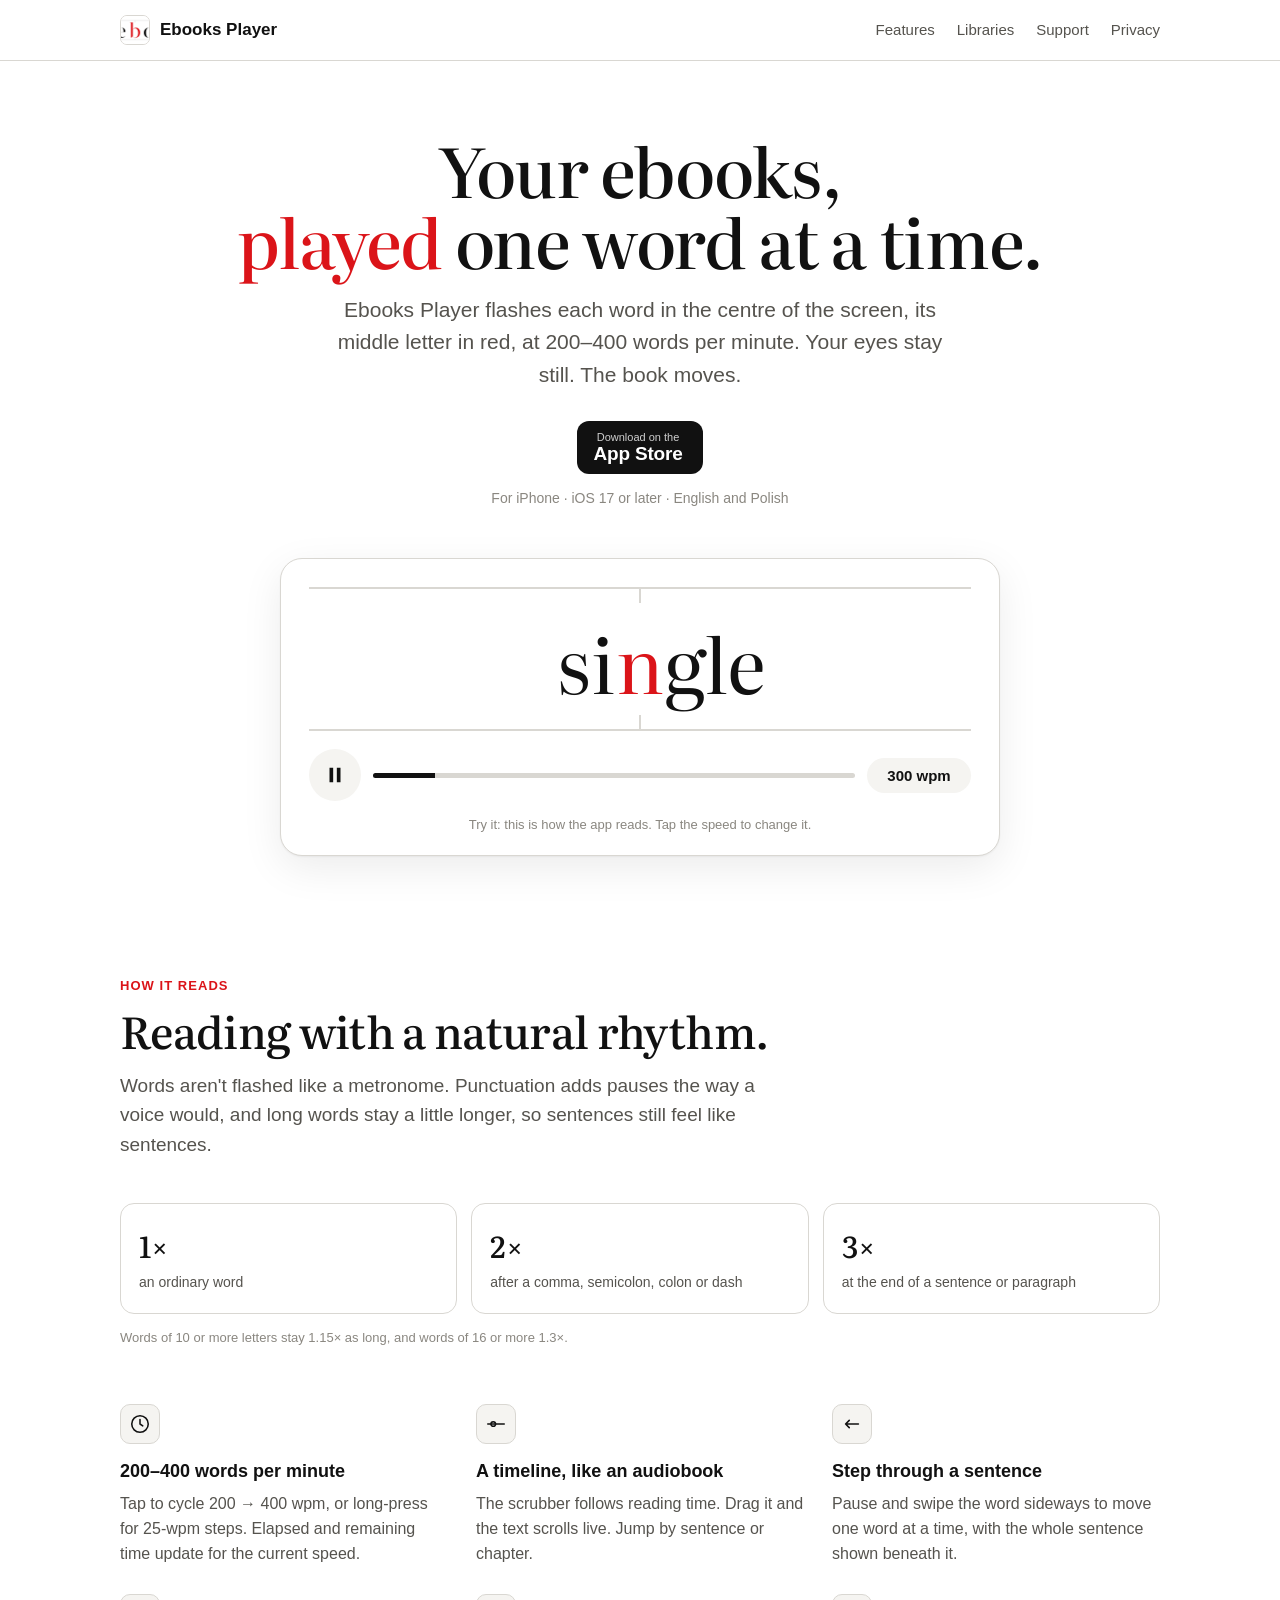
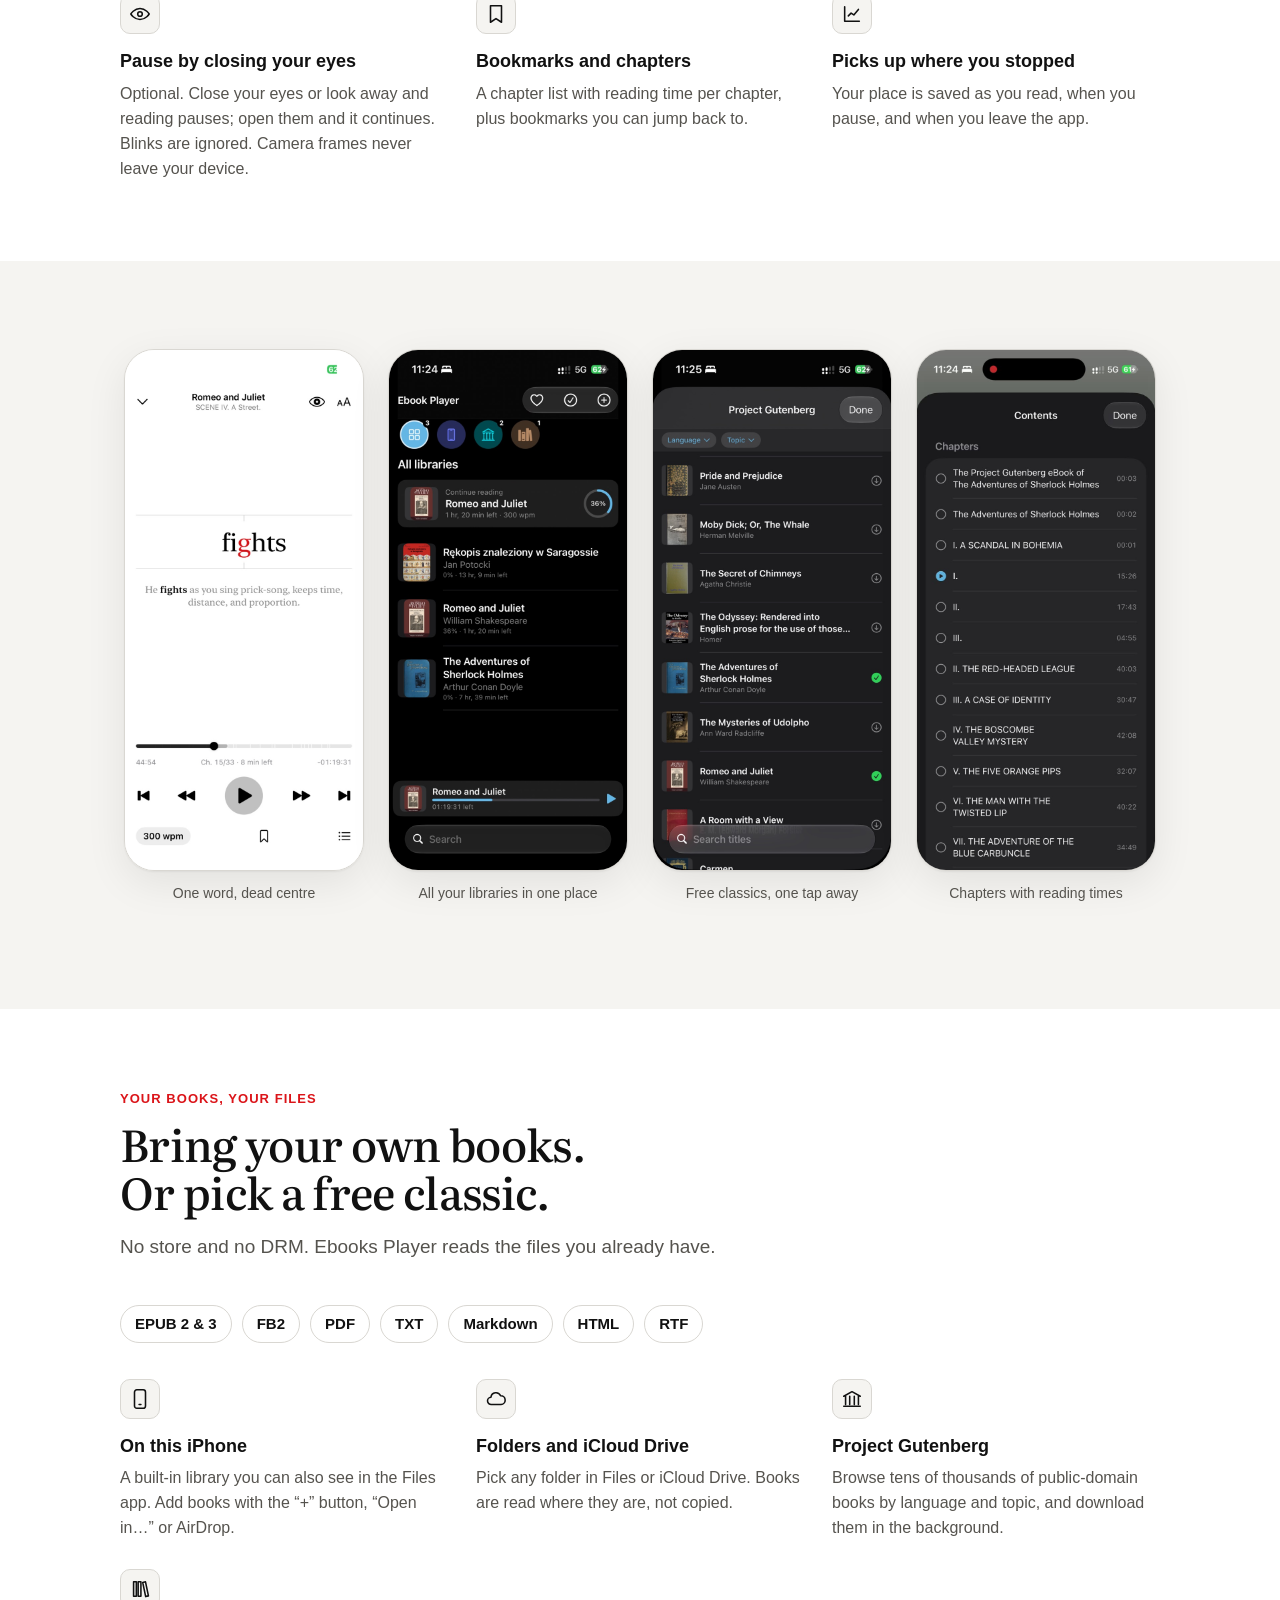
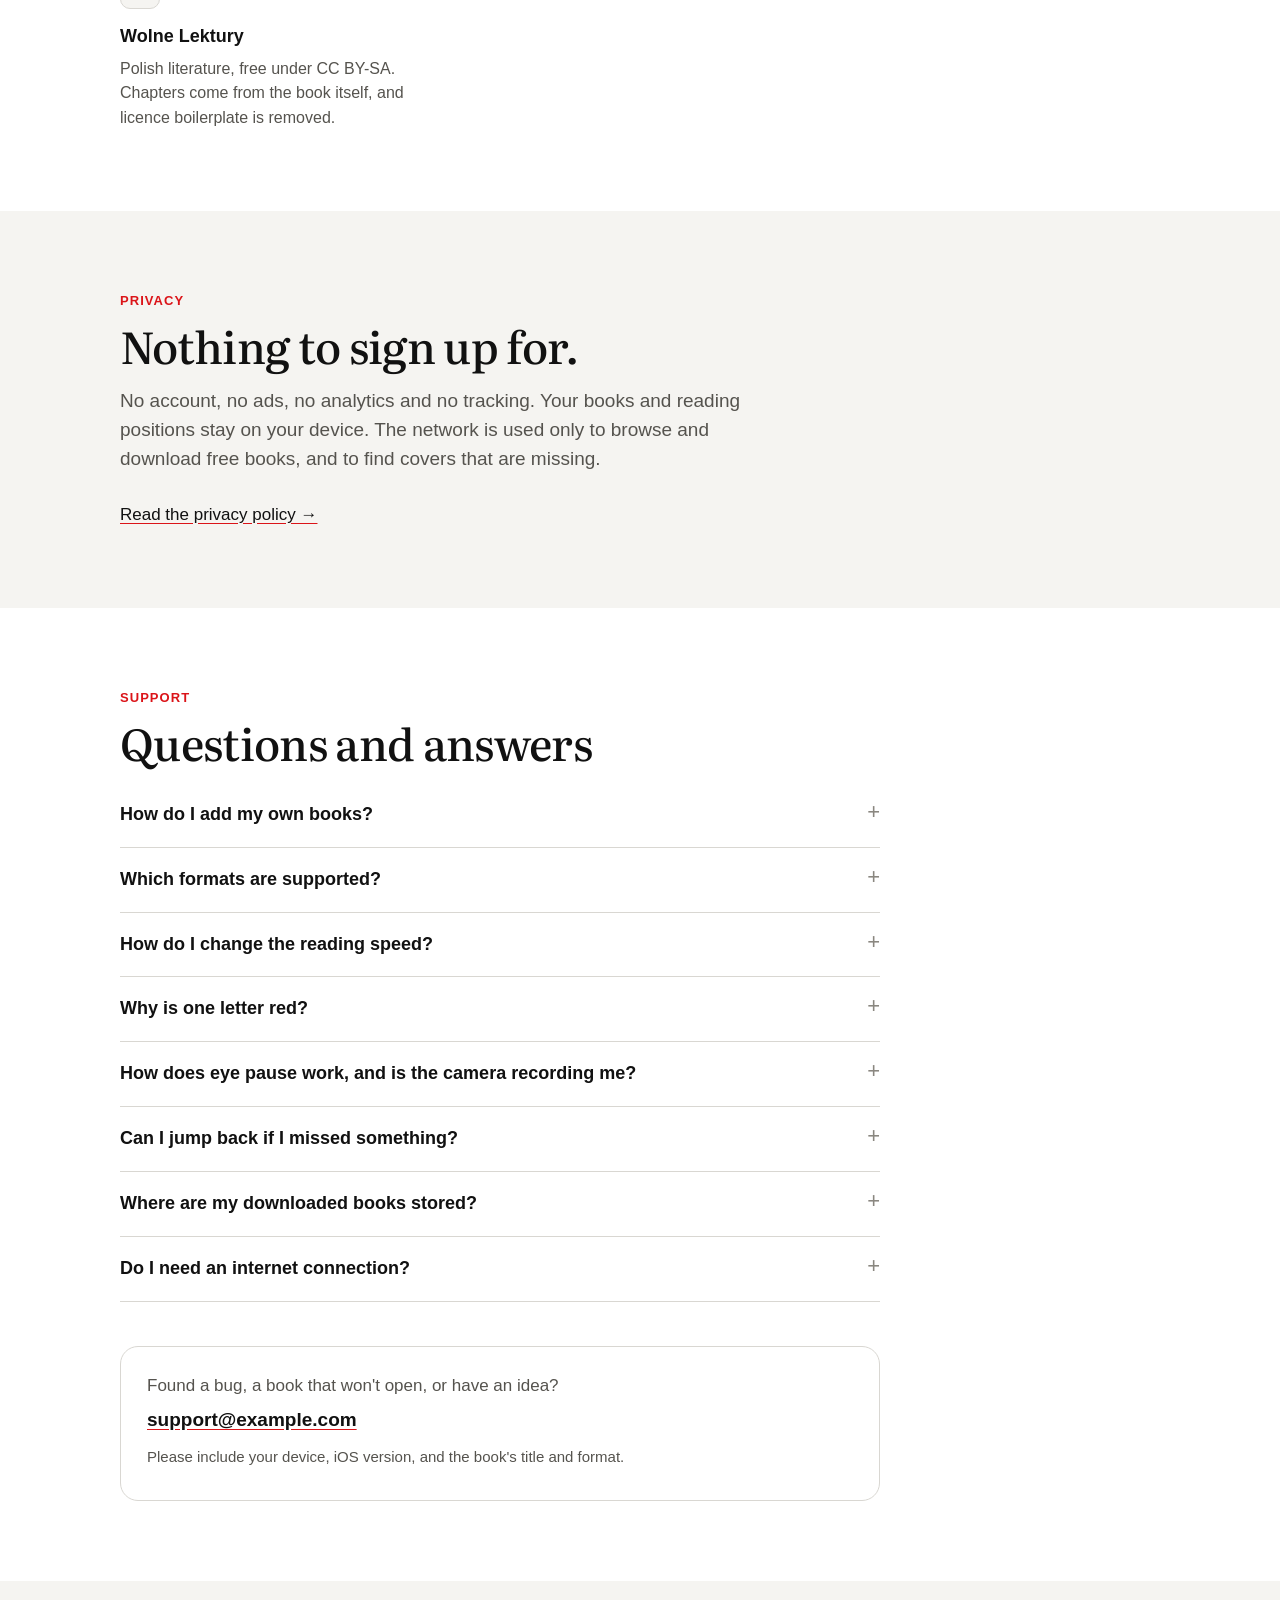
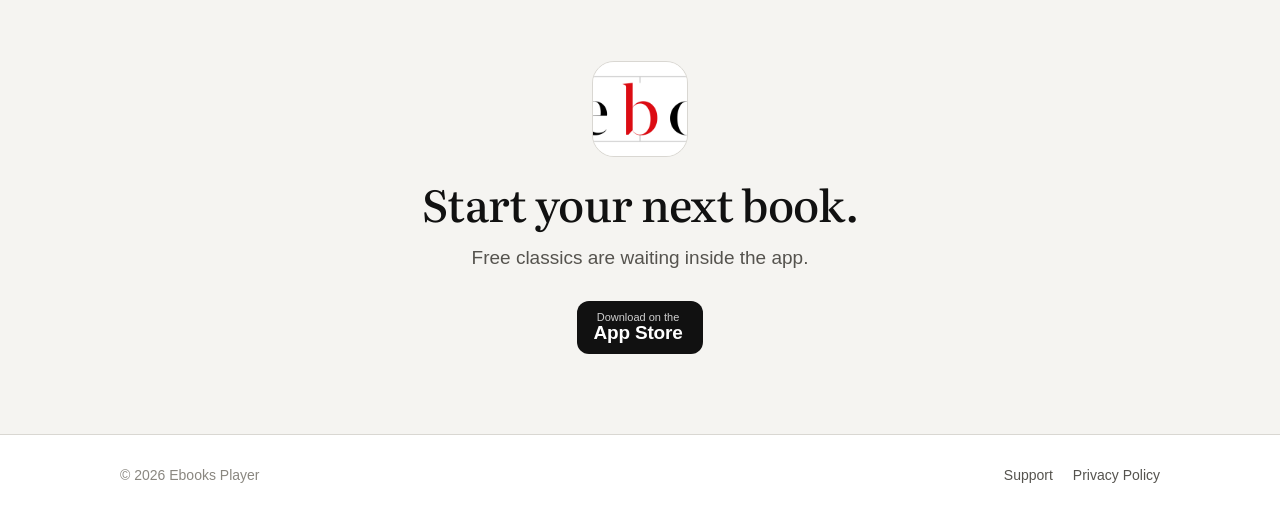
<file: index.html>
<!doctype html>
<html lang="en">
<head>
  <meta charset="utf-8">
  <meta name="viewport" content="width=device-width, initial-scale=1">
  <title>Ebooks Player — read books one word at a time</title>
  <meta name="description" content="Ebooks Player shows your ebooks one word at a time, at 200–400 words per minute. EPUB, FB2, PDF, TXT and more. Free classics from Project Gutenberg and Wolne Lektury. No account, no tracking.">
  <meta name="apple-itunes-app" content="app-id=6816252987">
  <meta property="og:title" content="Ebooks Player">
  <meta property="og:description" content="Your ebooks, played one word at a time.">
  <meta property="og:image" content="assets/icon.png">
  <meta name="theme-color" content="#ffffff" media="(prefers-color-scheme: light)">
  <meta name="theme-color" content="#0d0d0d" media="(prefers-color-scheme: dark)">
  <link rel="icon" type="image/png" href="assets/favicon.png">
  <link rel="apple-touch-icon" href="assets/apple-touch-icon.png">
  <link rel="preconnect" href="https://fonts.googleapis.com">
  <link rel="preconnect" href="https://fonts.gstatic.com" crossorigin>
  <link href="https://fonts.googleapis.com/css2?family=Literata:opsz,wght@7..72,400;7..72,500&display=swap" rel="stylesheet">
  <link rel="stylesheet" href="style.css">
</head>
<body>

<header class="site-header">
  <div class="wrap">
    <a class="brand" href="#top"><img src="assets/favicon.png" alt="">Ebooks Player</a>
    <nav class="nav">
      <a class="opt" href="#features">Features</a>
      <a class="opt" href="#libraries">Libraries</a>
      <a href="#support">Support</a>
      <a href="privacy.html">Privacy</a>
    </nav>
  </div>
</header>

<main id="top">

  <div class="hero wrap">
    <h1>Your ebooks,<br><em>played</em> one word at a time.</h1>
    <p class="lede">Ebooks Player flashes each word in the centre of the screen, its middle letter in red, at 200–400 words per minute. Your eyes stay still. The book moves.</p>
    <a class="store-btn app-store-link" href="https://apps.apple.com/us/app/ebooks-player/id6816252987">
      <span><small>Download on the</small><strong>App Store</strong></span>
    </a>
    <p class="meta">For iPhone · iOS 17 or later · English and Polish</p>

    <div class="demo" aria-label="Live demo of the reader">
      <div class="demo-frame">
        <div class="word" id="word" aria-live="off"><span class="b"></span><span class="p"></span><span class="a"></span></div>
      </div>
      <div class="demo-controls">
        <button class="demo-play" id="play" aria-label="Pause"></button>
        <div class="demo-progress"><i id="bar"></i></div>
        <button class="pill" id="speed" aria-label="Change speed">300 wpm</button>
      </div>
      <p class="demo-note">Try it: this is how the app reads. Tap the speed to change it.</p>
    </div>
  </div>

  <section id="features">
    <div class="wrap">
      <p class="eyebrow">How it reads</p>
      <h2>Reading with a natural rhythm.</h2>
      <p class="section-lede">Words aren't flashed like a metronome. Punctuation adds pauses the way a voice would, and long words stay a little longer, so sentences still feel like sentences.</p>
      <div class="rhythm">
        <div><b>1×</b><span>an ordinary word</span></div>
        <div><b>2×</b><span>after a comma, semicolon, colon or dash</span></div>
        <div><b>3×</b><span>at the end of a sentence or paragraph</span></div>
      </div>
      <p class="demo-note" style="text-align:left;margin:14px 0 0">Words of 10 or more letters stay 1.15× as long, and words of 16 or more 1.3×.</p>

      <div class="grid" style="margin-top:56px">
        <div class="feature">
          <div class="ico"><svg viewBox="0 0 24 24"><circle cx="12" cy="12" r="9"/><path d="M12 7v5l3 2"/></svg></div>
          <h3>200–400 words per minute</h3>
          <p>Tap to cycle 200 → 400 wpm, or long-press for 25-wpm steps. Elapsed and remaining time update for the current speed.</p>
        </div>
        <div class="feature">
          <div class="ico"><svg viewBox="0 0 24 24"><path d="M3 12h18"/><circle cx="9" cy="12" r="2.5"/></svg></div>
          <h3>A timeline, like an audiobook</h3>
          <p>The scrubber follows reading time. Drag it and the text scrolls live. Jump by sentence or chapter.</p>
        </div>
        <div class="feature">
          <div class="ico"><svg viewBox="0 0 24 24"><path d="M5 12h14M5 12l4-4M5 12l4 4"/></svg></div>
          <h3>Step through a sentence</h3>
          <p>Pause and swipe the word sideways to move one word at a time, with the whole sentence shown beneath it.</p>
        </div>
        <div class="feature">
          <div class="ico"><svg viewBox="0 0 24 24"><path d="M2 12s3.5-6 10-6 10 6 10 6-3.5 6-10 6S2 12 2 12z"/><circle cx="12" cy="12" r="2.5"/></svg></div>
          <h3>Pause by closing your eyes</h3>
          <p>Optional. Close your eyes or look away and reading pauses; open them and it continues. Blinks are ignored. Camera frames never leave your device.</p>
        </div>
        <div class="feature">
          <div class="ico"><svg viewBox="0 0 24 24"><path d="M6 3h12v18l-6-4-6 4z"/></svg></div>
          <h3>Bookmarks and chapters</h3>
          <p>A chapter list with reading time per chapter, plus bookmarks you can jump back to.</p>
        </div>
        <div class="feature">
          <div class="ico"><svg viewBox="0 0 24 24"><path d="M4 4v16h16"/><path d="M8 14l3-3 3 2 5-6"/></svg></div>
          <h3>Picks up where you stopped</h3>
          <p>Your place is saved as you read, when you pause, and when you leave the app.</p>
        </div>
      </div>
    </div>
  </section>

  <section class="alt" aria-label="Screenshots">
    <div class="wrap">
      <div class="shots">
        <figure><img src="assets/reader.jpg" alt="The reader showing the word 'fights' with a red 'g' and the sentence below" loading="lazy"><figcaption>One word, dead centre</figcaption></figure>
        <figure><img src="assets/library.jpg" alt="The library with Romeo and Juliet, Sherlock Holmes and a Polish classic" loading="lazy"><figcaption>All your libraries in one place</figcaption></figure>
        <figure><img src="assets/gutenberg.jpg" alt="Browsing Project Gutenberg with download buttons" loading="lazy"><figcaption>Free classics, one tap away</figcaption></figure>
        <figure><img src="assets/contents.jpg" alt="Chapter list of The Adventures of Sherlock Holmes with reading times" loading="lazy"><figcaption>Chapters with reading times</figcaption></figure>
      </div>
    </div>
  </section>

  <section id="libraries">
    <div class="wrap">
      <p class="eyebrow">Your books, your files</p>
      <h2>Bring your own books.<br>Or pick a free classic.</h2>
      <p class="section-lede">No store and no DRM. Ebooks Player reads the files you already have.</p>
      <ul class="chips" aria-label="Supported formats">
        <li>EPUB 2 &amp; 3</li><li>FB2</li><li>PDF</li><li>TXT</li><li>Markdown</li><li>HTML</li><li>RTF</li>
      </ul>
      <div class="grid">
        <div class="feature">
          <div class="ico"><svg viewBox="0 0 24 24"><rect x="6" y="2" width="12" height="20" rx="2.5"/><path d="M11 18h2"/></svg></div>
          <h3>On this iPhone</h3>
          <p>A built-in library you can also see in the Files app. Add books with the “+” button, “Open in…” or AirDrop.</p>
        </div>
        <div class="feature">
          <div class="ico"><svg viewBox="0 0 24 24"><path d="M7 18a4 4 0 0 1-.5-8A5.5 5.5 0 0 1 17 8.5 4.5 4.5 0 0 1 17.5 18z"/></svg></div>
          <h3>Folders and iCloud Drive</h3>
          <p>Pick any folder in Files or iCloud Drive. Books are read where they are, not copied.</p>
        </div>
        <div class="feature">
          <div class="ico"><svg viewBox="0 0 24 24"><path d="M3 9l9-5 9 5M5 9v9M9.5 9v9M14.5 9v9M19 9v9M3 20h18"/></svg></div>
          <h3>Project Gutenberg</h3>
          <p>Browse tens of thousands of public-domain books by language and topic, and download them in the background.</p>
        </div>
        <div class="feature">
          <div class="ico"><svg viewBox="0 0 24 24"><path d="M5 4h3v16H5zM10 4h3v16h-3zM15 5l3-.8 3.2 15.3-3 .8z"/></svg></div>
          <h3>Wolne Lektury</h3>
          <p>Polish literature, free under CC BY-SA. Chapters come from the book itself, and licence boilerplate is removed.</p>
        </div>
      </div>
    </div>
  </section>

  <section class="alt">
    <div class="wrap">
      <p class="eyebrow">Privacy</p>
      <h2>Nothing to sign up for.</h2>
      <p class="section-lede" style="margin-bottom:28px">No account, no ads, no analytics and no tracking. Your books and reading positions stay on your device. The network is used only to browse and download free books, and to find covers that are missing.</p>
      <a href="privacy.html">Read the privacy policy →</a>
    </div>
  </section>

  <section id="support">
    <div class="wrap">
      <p class="eyebrow">Support</p>
      <h2>Questions and answers</h2>
      <div class="faq">
        <details>
          <summary>How do I add my own books?</summary>
          <p>Tap “+” on the home screen and choose a file or a folder. You can also share a book to Ebooks Player from another app with “Open in…”, send it by AirDrop, or copy it into the Ebooks Player folder in the Files app.</p>
        </details>
        <details>
          <summary>Which formats are supported?</summary>
          <p>EPUB 2 and 3, FB2, PDF, TXT, Markdown, HTML and RTF. Books protected with DRM can't be opened. Scanned PDFs without a text layer have no words to show.</p>
        </details>
        <details>
          <summary>How do I change the reading speed?</summary>
          <p>Tap the “wpm” button in the reader to cycle through 200, 250, 300, 350 and 400 words per minute. Long-press it to adjust in steps of 25.</p>
        </details>
        <details>
          <summary>Why is one letter red?</summary>
          <p>The red letter is the middle of the word, and it always sits at the exact centre of the screen. Your eyes stay on one spot and don't have to jump along a line.</p>
        </details>
        <details>
          <summary>How does eye pause work, and is the camera recording me?</summary>
          <p>Eye pause is off until you turn it on with the eye button in the reader. It uses the front camera to notice when your eyes are closed (for about half a second) or when you look away (for about 1.5 seconds). Frames are analysed on the device and are never saved or sent anywhere. The camera turns off after 5 minutes of eye pause.</p>
        </details>
        <details>
          <summary>Can I jump back if I missed something?</summary>
          <p>Yes. Go back a sentence or a chapter with the buttons, drag the timeline, or pause and swipe the word to step back one word at a time.</p>
        </details>
        <details>
          <summary>Where are my downloaded books stored?</summary>
          <p>In the “On this iPhone” library, which is also visible in the Files app under Ebooks Player. They're ordinary files, so you can back them up or move them.</p>
        </details>
        <details>
          <summary>Do I need an internet connection?</summary>
          <p>Only to browse and download from Project Gutenberg or Wolne Lektury, and to find missing covers. Reading works fully offline.</p>
        </details>
      </div>

      <div class="contact-card">
        <p>Found a bug, a book that won't open, or have an idea?</p>
        <!-- TODO: replace with your support address -->
        <a href="mailto:support@example.com">support@example.com</a>
        <p style="margin-top:10px;font-size:15px">Please include your device, iOS version, and the book's title and format.</p>
      </div>
    </div>
  </section>

  <section class="alt cta">
    <div class="wrap">
      <img src="assets/icon.png" alt="Ebooks Player icon">
      <h2>Start your next book.</h2>
      <p class="section-lede" style="margin:0 auto 28px">Free classics are waiting inside the app.</p>
      <a class="store-btn app-store-link" href="https://apps.apple.com/us/app/ebooks-player/id6816252987">
        <span><small>Download on the</small><strong>App Store</strong></span>
      </a>
    </div>
  </section>

</main>

<footer>
  <div class="wrap">
    <span>© 2026 Ebooks Player</span>
    <nav>
      <a href="#support">Support</a>
      <a href="privacy.html">Privacy Policy</a>
    </nav>
  </div>
</footer>

<script>
(() => {
  const TEXT = "It is a truth universally acknowledged, that a single man in possession of a good fortune, must be in want of a wife. However little known the feelings or views of such a man may be on his first entering a neighbourhood, this truth is so well fixed in the minds of the surrounding families, that he is considered the rightful property of some one or other of their daughters.";
  const words = TEXT.split(/\s+/);
  const isLetter = c => /[\p{L}\p{N}]/u.test(c);

  // Same rules as the app: pivot is the middle letter ignoring punctuation;
  // pauses are 1 unit, 2 after , ; : or a dash, 3 after a sentence end,
  // stretched 1.15× for 10+ letters and 1.3× for 16+.
  const parts = w => {
    const cs = [...w];
    let first = cs.findIndex(isLetter), last = cs.length - 1;
    while (last > 0 && !isLetter(cs[last])) last--;
    if (first < 0) first = last = 0;
    const p = first + Math.floor((last - first) / 2);
    return [cs.slice(0, p).join(""), cs[p], cs.slice(p + 1).join("")];
  };
  const units = w => {
    const base = /[.!?…]["'”’)]*$/.test(w) ? 3 : /[,;:—–-]["'”’)]*$/.test(w) ? 2 : 1;
    const n = [...w].filter(isLetter).length;
    return base * (n >= 16 ? 1.3 : n >= 10 ? 1.15 : 1);
  };

  const el = document.getElementById("word");
  const [b, p, a] = el.children;
  const bar = document.getElementById("bar");
  const play = document.getElementById("play");
  const speed = document.getElementById("speed");
  const ICON_PLAY = '<svg viewBox="0 0 24 24"><path d="M7 4.5v15l13-7.5z"/></svg>';
  const ICON_PAUSE = '<svg viewBox="0 0 24 24"><path d="M6 4h4v16H6zM14 4h4v16h-4z"/></svg>';
  const speeds = [200, 250, 300, 350, 400];
  let wpm = 300, i = 0, timer = null;

  const show = k => {
    const [x, y, z] = parts(words[k]);
    b.textContent = x; p.textContent = y; a.textContent = z;
    bar.style.width = ((k + 1) / words.length * 100) + "%";
  };
  const tick = () => {
    show(i);
    const delay = units(words[i]) * 60000 / wpm;
    i = (i + 1) % words.length;
    timer = setTimeout(tick, i === 0 ? delay + 1200 : delay);
  };
  const setPlaying = on => {
    clearTimeout(timer); timer = null;
    if (on) tick();
    play.innerHTML = on ? ICON_PAUSE : ICON_PLAY;
    play.setAttribute("aria-label", on ? "Pause" : "Play");
  };

  play.onclick = () => setPlaying(!timer);
  el.onclick = () => setPlaying(!timer);
  speed.onclick = () => {
    wpm = speeds[(speeds.indexOf(wpm) + 1) % speeds.length];
    speed.textContent = wpm + " wpm";
  };

  show(0);
  const reduce = matchMedia("(prefers-reduced-motion: reduce)").matches;
  setPlaying(!reduce);
  document.addEventListener("visibilitychange", () => { if (document.hidden) setPlaying(false); });
})();
</script>
</body>
</html>
</file>
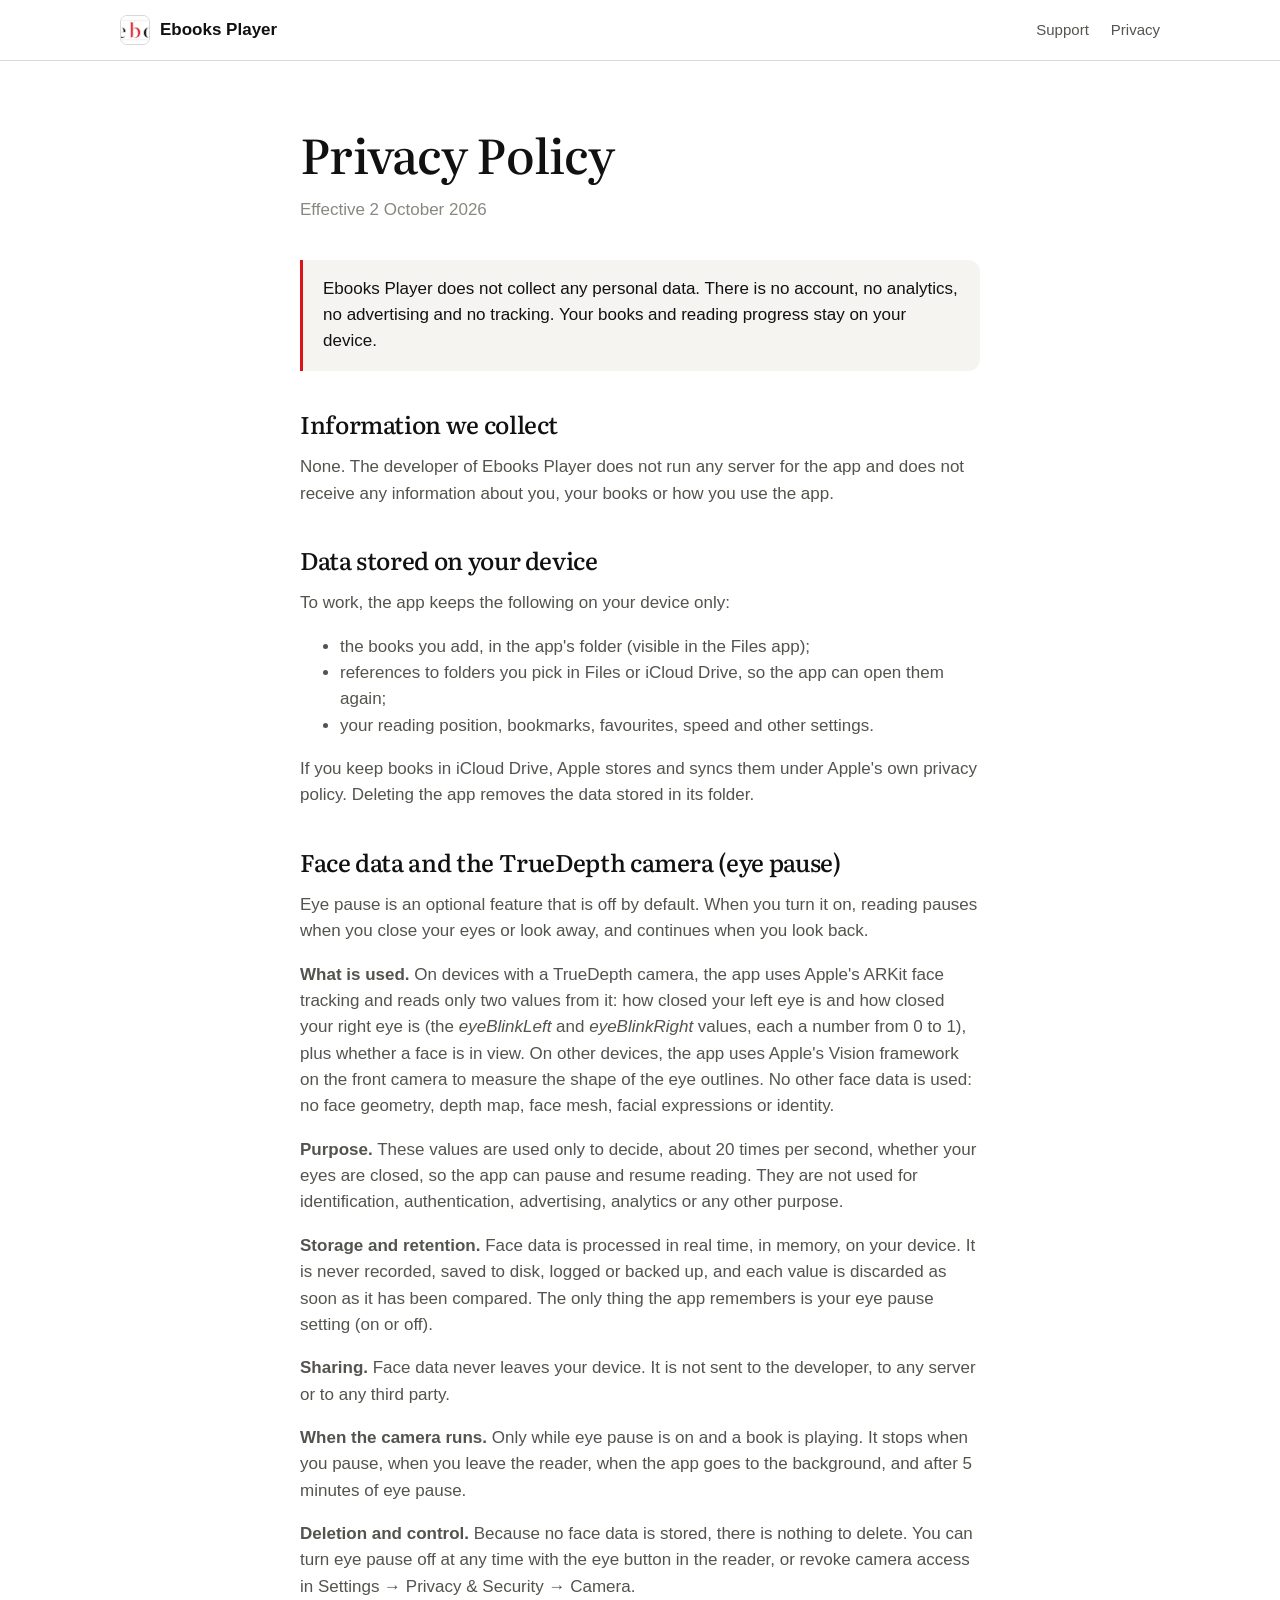
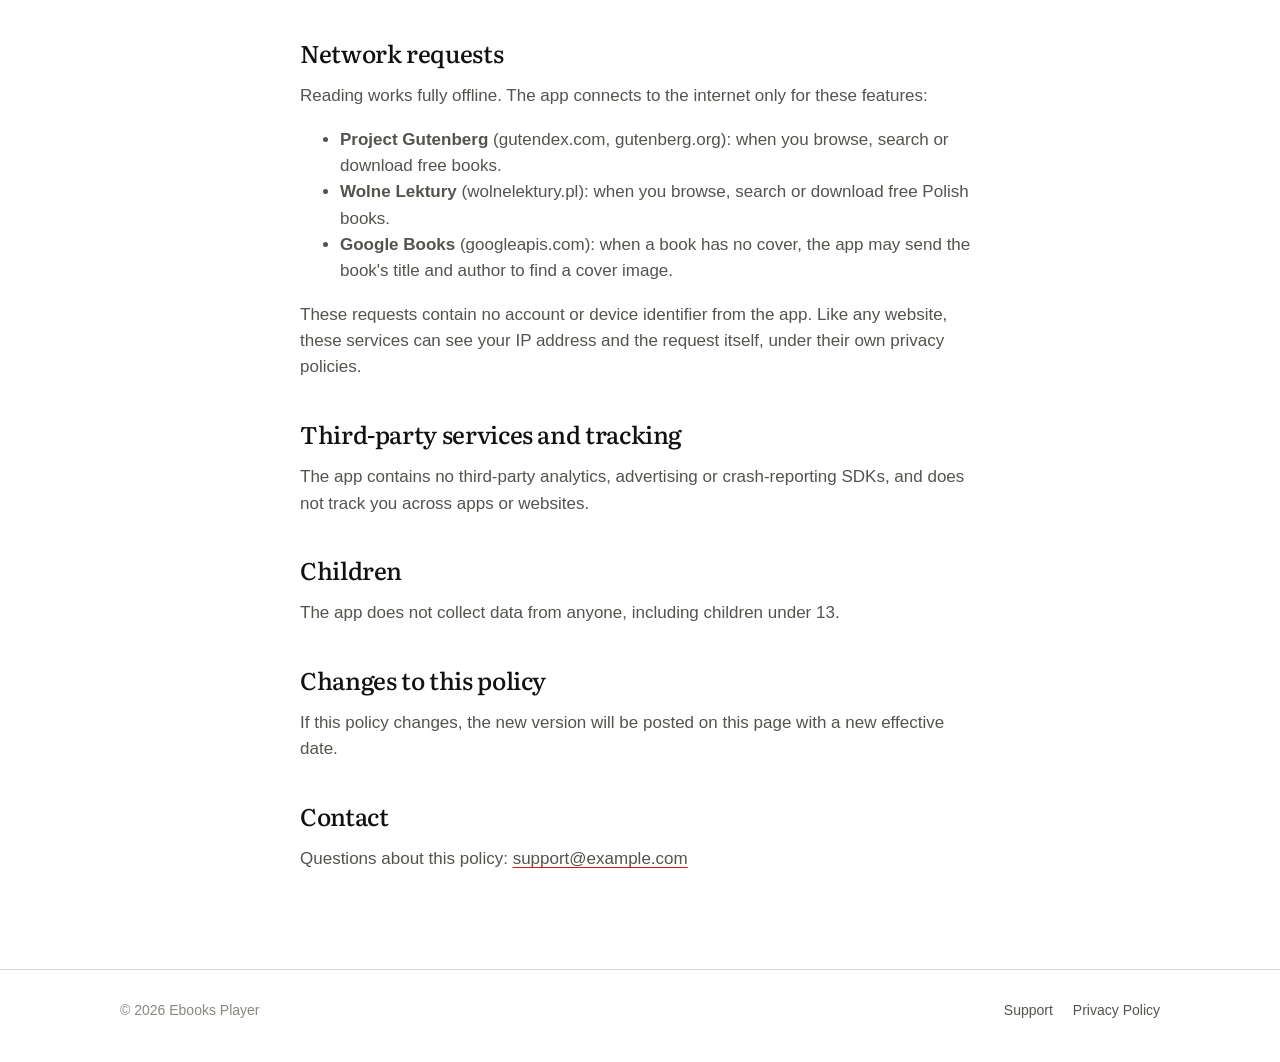
<file: privacy.html>
<!doctype html>
<html lang="en">
<head>
  <meta charset="utf-8">
  <meta name="viewport" content="width=device-width, initial-scale=1">
  <title>Privacy Policy — Ebooks Player</title>
  <meta name="description" content="Privacy Policy for the Ebooks Player iOS app. No account, no tracking, no data collected.">
  <link rel="icon" type="image/png" href="assets/favicon.png">
  <link rel="apple-touch-icon" href="assets/apple-touch-icon.png">
  <link rel="preconnect" href="https://fonts.googleapis.com">
  <link rel="preconnect" href="https://fonts.gstatic.com" crossorigin>
  <link href="https://fonts.googleapis.com/css2?family=Literata:opsz,wght@7..72,400;7..72,500&display=swap" rel="stylesheet">
  <link rel="stylesheet" href="style.css">
</head>
<body>

<header class="site-header">
  <div class="wrap">
    <a class="brand" href="index.html"><img src="assets/favicon.png" alt="">Ebooks Player</a>
    <nav class="nav">
      <a href="index.html#support">Support</a>
      <a href="privacy.html">Privacy</a>
    </nav>
  </div>
</header>

<main class="legal">
  <h1>Privacy Policy</h1>
  <p class="updated">Effective 2 October 2026</p>

  <p class="summary">Ebooks Player does not collect any personal data. There is no account, no analytics, no advertising and no tracking. Your books and reading progress stay on your device.</p>

  <h2>Information we collect</h2>
  <p>None. The developer of Ebooks Player does not run any server for the app and does not receive any information about you, your books or how you use the app.</p>

  <h2>Data stored on your device</h2>
  <p>To work, the app keeps the following on your device only:</p>
  <ul>
    <li>the books you add, in the app's folder (visible in the Files app);</li>
    <li>references to folders you pick in Files or iCloud Drive, so the app can open them again;</li>
    <li>your reading position, bookmarks, favourites, speed and other settings.</li>
  </ul>
  <p>If you keep books in iCloud Drive, Apple stores and syncs them under Apple's own privacy policy. Deleting the app removes the data stored in its folder.</p>

  <h2 id="face-data">Face data and the TrueDepth camera (eye pause)</h2>
  <p>Eye pause is an optional feature that is off by default. When you turn it on, reading pauses when you close your eyes or look away, and continues when you look back.</p>
  <p><strong>What is used.</strong> On devices with a TrueDepth camera, the app uses Apple's ARKit face tracking and reads only two values from it: how closed your left eye is and how closed your right eye is (the <em>eyeBlinkLeft</em> and <em>eyeBlinkRight</em> values, each a number from 0 to 1), plus whether a face is in view. On other devices, the app uses Apple's Vision framework on the front camera to measure the shape of the eye outlines. No other face data is used: no face geometry, depth map, face mesh, facial expressions or identity.</p>
  <p><strong>Purpose.</strong> These values are used only to decide, about 20 times per second, whether your eyes are closed, so the app can pause and resume reading. They are not used for identification, authentication, advertising, analytics or any other purpose.</p>
  <p><strong>Storage and retention.</strong> Face data is processed in real time, in memory, on your device. It is never recorded, saved to disk, logged or backed up, and each value is discarded as soon as it has been compared. The only thing the app remembers is your eye pause setting (on or off).</p>
  <p><strong>Sharing.</strong> Face data never leaves your device. It is not sent to the developer, to any server or to any third party.</p>
  <p><strong>When the camera runs.</strong> Only while eye pause is on and a book is playing. It stops when you pause, when you leave the reader, when the app goes to the background, and after 5 minutes of eye pause.</p>
  <p><strong>Deletion and control.</strong> Because no face data is stored, there is nothing to delete. You can turn eye pause off at any time with the eye button in the reader, or revoke camera access in Settings → Privacy &amp; Security → Camera.</p>

  <h2>Network requests</h2>
  <p>Reading works fully offline. The app connects to the internet only for these features:</p>
  <ul>
    <li><strong>Project Gutenberg</strong> (gutendex.com, gutenberg.org): when you browse, search or download free books.</li>
    <li><strong>Wolne Lektury</strong> (wolnelektury.pl): when you browse, search or download free Polish books.</li>
    <li><strong>Google Books</strong> (googleapis.com): when a book has no cover, the app may send the book's title and author to find a cover image.</li>
  </ul>
  <p>These requests contain no account or device identifier from the app. Like any website, these services can see your IP address and the request itself, under their own privacy policies.</p>

  <h2>Third-party services and tracking</h2>
  <p>The app contains no third-party analytics, advertising or crash-reporting SDKs, and does not track you across apps or websites.</p>

  <h2>Children</h2>
  <p>The app does not collect data from anyone, including children under 13.</p>

  <h2>Changes to this policy</h2>
  <p>If this policy changes, the new version will be posted on this page with a new effective date.</p>

  <h2>Contact</h2>
  <!-- TODO: replace with your support address -->
  <p>Questions about this policy: <a href="mailto:support@example.com">support@example.com</a></p>
</main>

<footer>
  <div class="wrap">
    <span>© 2026 Ebooks Player</span>
    <nav>
      <a href="index.html#support">Support</a>
      <a href="privacy.html">Privacy Policy</a>
    </nav>
  </div>
</footer>

</body>
</html>
</file>
<file: style.css>
:root {
  --bg: #ffffff;
  --bg-soft: #f5f4f1;
  --ink: #111111;
  --ink-2: #55534e;
  --ink-3: #8a8780;
  --rule: #d9d7d2;
  --red: #db1419;
  --card: #ffffff;
  --shadow: 0 1px 2px rgba(0,0,0,.05), 0 12px 40px rgba(0,0,0,.08);
  --serif: "Literata", Georgia, "Times New Roman", serif;
  --sans: -apple-system, BlinkMacSystemFont, "SF Pro Text", "Inter", "Segoe UI", Roboto, sans-serif;
  --max: 1080px;
  color-scheme: light dark;
}
@media (prefers-color-scheme: dark) {
  :root {
    --bg: #0d0d0d;
    --bg-soft: #171716;
    --ink: #f2f1ee;
    --ink-2: #b4b1aa;
    --ink-3: #7d7a74;
    --rule: #34332f;
    --red: #ff3b3f;
    --card: #1b1b1a;
    --shadow: 0 1px 2px rgba(0,0,0,.4), 0 12px 40px rgba(0,0,0,.5);
  }
}

* { box-sizing: border-box; }
html { -webkit-text-size-adjust: 100%; scroll-behavior: smooth; }
body {
  margin: 0;
  background: var(--bg);
  color: var(--ink);
  font: 17px/1.55 var(--sans);
  -webkit-font-smoothing: antialiased;
}
img { max-width: 100%; display: block; }
a { color: inherit; text-decoration-color: var(--red); text-underline-offset: 3px; }
a:hover { color: var(--red); }

.wrap { max-width: var(--max); margin: 0 auto; padding: 0 20px; }

/* Header */
.site-header {
  position: sticky; top: 0; z-index: 10;
  background: color-mix(in srgb, var(--bg) 85%, transparent);
  backdrop-filter: saturate(1.4) blur(14px);
  -webkit-backdrop-filter: saturate(1.4) blur(14px);
  border-bottom: 1px solid var(--rule);
}
.site-header .wrap { display: flex; align-items: center; justify-content: space-between; height: 60px; gap: 16px; }
.brand { display: flex; align-items: center; gap: 10px; font-weight: 600; text-decoration: none; }
.brand img { width: 30px; height: 30px; border-radius: 7px; border: 1px solid var(--rule); }
.nav { display: flex; gap: 22px; font-size: 15px; }
.nav a { text-decoration: none; color: var(--ink-2); }
.nav a:hover { color: var(--ink); }
@media (max-width: 560px) { .nav .opt { display: none; } }

/* Buttons */
.store-btn {
  display: inline-flex; align-items: center; gap: 10px;
  background: var(--ink); color: var(--bg);
  padding: 10px 20px 10px 16px; border-radius: 12px;
  text-decoration: none; line-height: 1.1;
}
.store-btn:hover { color: var(--bg); opacity: .88; }
.store-btn svg { width: 24px; height: 24px; fill: currentColor; flex: none; }
.store-btn small { display: block; font-size: 11px; opacity: .8; }
.store-btn strong { display: block; font-size: 19px; font-weight: 600; letter-spacing: -.01em; }

/* Hero */
.hero { padding-top: 72px; padding-bottom: 40px; text-align: center; }
.hero h1 {
  font-family: var(--serif); font-weight: 500;
  font-size: clamp(38px, 7vw, 68px); line-height: 1.05; letter-spacing: -.02em;
  margin: 0 0 18px;
}
.hero h1 em { font-style: normal; color: var(--red); }
.hero .lede { font-size: clamp(18px, 2.4vw, 21px); color: var(--ink-2); max-width: 620px; margin: 0 auto 30px; }
.hero .meta { margin-top: 14px; font-size: 14px; color: var(--ink-3); }

/* Live demo */
.demo {
  max-width: 720px; margin: 48px auto 0;
  background: var(--card); border: 1px solid var(--rule); border-radius: 22px;
  box-shadow: var(--shadow); padding: 28px 0 20px;
}
.demo-frame { position: relative; border-top: 2px solid var(--rule); border-bottom: 2px solid var(--rule); margin: 0 28px; }
.demo-frame::before, .demo-frame::after {
  content: ""; position: absolute; left: 50%; width: 2px; height: 14px; background: var(--rule); transform: translateX(-1px);
}
.demo-frame::before { top: 0; }
.demo-frame::after { bottom: 0; }
.word {
  display: grid; grid-template-columns: 1fr auto 1fr; align-items: baseline;
  font-family: var(--serif); font-size: clamp(44px, 9vw, 76px); line-height: 1;
  padding: 34px 0 30px; white-space: pre;
}
.word .b { text-align: right; }
.word .p { color: var(--red); }
.word .a { text-align: left; }
.demo-controls { display: flex; align-items: center; justify-content: space-between; gap: 12px; padding: 18px 28px 0; }
.demo-play {
  width: 52px; height: 52px; border-radius: 50%; border: 0; cursor: pointer;
  background: var(--bg-soft); color: var(--ink); display: grid; place-items: center;
}
.demo-play svg { width: 22px; height: 22px; fill: currentColor; }
.pill {
  border: 0; cursor: pointer; font: 600 15px var(--sans);
  background: var(--bg-soft); color: var(--ink); padding: 9px 16px; border-radius: 999px;
  font-variant-numeric: tabular-nums; min-width: 104px;
}
.demo-progress { flex: 1; height: 5px; border-radius: 3px; background: var(--rule); overflow: hidden; }
.demo-progress i { display: block; height: 100%; width: 0; background: var(--ink); }
.demo-note { font-size: 13px; color: var(--ink-3); text-align: center; margin: 14px 20px 0; }

/* Sections */
section { padding: 80px 0; }
section.alt { background: var(--bg-soft); }
.eyebrow { font-size: 13px; font-weight: 600; letter-spacing: .08em; text-transform: uppercase; color: var(--red); margin: 0 0 10px; }
h2 { font-family: var(--serif); font-weight: 500; font-size: clamp(30px, 4.5vw, 44px); line-height: 1.1; letter-spacing: -.015em; margin: 0 0 16px; }
h3 { font-size: 18px; margin: 0 0 6px; }
.section-lede { color: var(--ink-2); font-size: 19px; max-width: 640px; margin: 0 0 44px; }

.grid { display: grid; gap: 28px; grid-template-columns: repeat(auto-fit, minmax(240px, 1fr)); }
.feature p { margin: 0; color: var(--ink-2); font-size: 16px; }
.feature .ico { width: 40px; height: 40px; border-radius: 10px; background: var(--bg); border: 1px solid var(--rule); display: grid; place-items: center; margin-bottom: 14px; }
section:not(.alt) .feature .ico { background: var(--bg-soft); }
.feature .ico svg { width: 22px; height: 22px; stroke: var(--ink); fill: none; stroke-width: 1.7; stroke-linecap: round; stroke-linejoin: round; }

/* Rhythm table */
.rhythm { display: grid; grid-template-columns: repeat(3, 1fr); gap: 14px; margin-top: 8px; }
.rhythm div { background: var(--card); border: 1px solid var(--rule); border-radius: 14px; padding: 18px; }
.rhythm b { font-family: var(--serif); font-size: 30px; font-weight: 500; display: block; }
.rhythm span { font-size: 14px; color: var(--ink-2); }
@media (max-width: 560px) { .rhythm { grid-template-columns: 1fr; } }

/* Screenshots */
.shots { display: flex; gap: 24px; overflow-x: auto; scroll-snap-type: x mandatory; padding: 8px 20px 24px; margin: 0 -20px; }
.shots figure { margin: 0; flex: 0 0 240px; scroll-snap-align: center; }
.shots img { border-radius: 30px; border: 1px solid var(--rule); box-shadow: var(--shadow); aspect-ratio: 1206 / 2622; object-fit: cover; width: 100%; }
.shots figcaption { font-size: 14px; color: var(--ink-2); text-align: center; margin-top: 12px; }
@media (min-width: 1080px) { .shots { justify-content: center; overflow: visible; } }

/* Formats */
.chips { display: flex; flex-wrap: wrap; gap: 10px; margin: 0 0 36px; padding: 0; list-style: none; }
.chips li { border: 1px solid var(--rule); border-radius: 999px; padding: 6px 14px; font-size: 15px; font-weight: 600; background: var(--card); }

/* FAQ */
.faq { max-width: 760px; }
.faq details { border-bottom: 1px solid var(--rule); padding: 18px 0; }
.faq summary { cursor: pointer; font-weight: 600; font-size: 18px; list-style: none; display: flex; justify-content: space-between; gap: 16px; }
.faq summary::-webkit-details-marker { display: none; }
.faq summary::after { content: "+"; color: var(--ink-3); font-weight: 400; font-size: 22px; line-height: 1; }
.faq details[open] summary::after { content: "–"; }
.faq details p { color: var(--ink-2); margin: 10px 0 0; }

.contact-card { margin-top: 44px; background: var(--card); border: 1px solid var(--rule); border-radius: 18px; padding: 26px; max-width: 760px; }
.contact-card p { margin: 0 0 6px; color: var(--ink-2); }
.contact-card a { font-weight: 600; font-size: 19px; color: var(--ink); }

/* CTA + footer */
.cta { text-align: center; }
.cta img { width: 96px; height: 96px; border-radius: 22px; margin: 0 auto 22px; border: 1px solid var(--rule); }
footer { border-top: 1px solid var(--rule); padding: 30px 0 40px; font-size: 14px; color: var(--ink-3); }
footer .wrap { display: flex; flex-wrap: wrap; gap: 12px 28px; justify-content: space-between; }
footer nav { display: flex; gap: 20px; }
footer a { color: var(--ink-2); text-decoration: none; }

/* Legal page */
.legal { max-width: 720px; padding: 56px 20px 80px; margin: 0 auto; }
.legal h1 { font-family: var(--serif); font-weight: 500; font-size: clamp(34px, 5vw, 48px); letter-spacing: -.015em; margin: 0 0 6px; }
.legal .updated { color: var(--ink-3); margin: 0 0 36px; }
.legal h2 { font-size: 24px; margin: 40px 0 10px; }
.legal p, .legal li { color: var(--ink-2); }
.legal .summary { background: var(--bg-soft); border-left: 3px solid var(--red); border-radius: 0 12px 12px 0; padding: 16px 20px; color: var(--ink); }

@media (prefers-reduced-motion: reduce) { html { scroll-behavior: auto; } }
</file>
